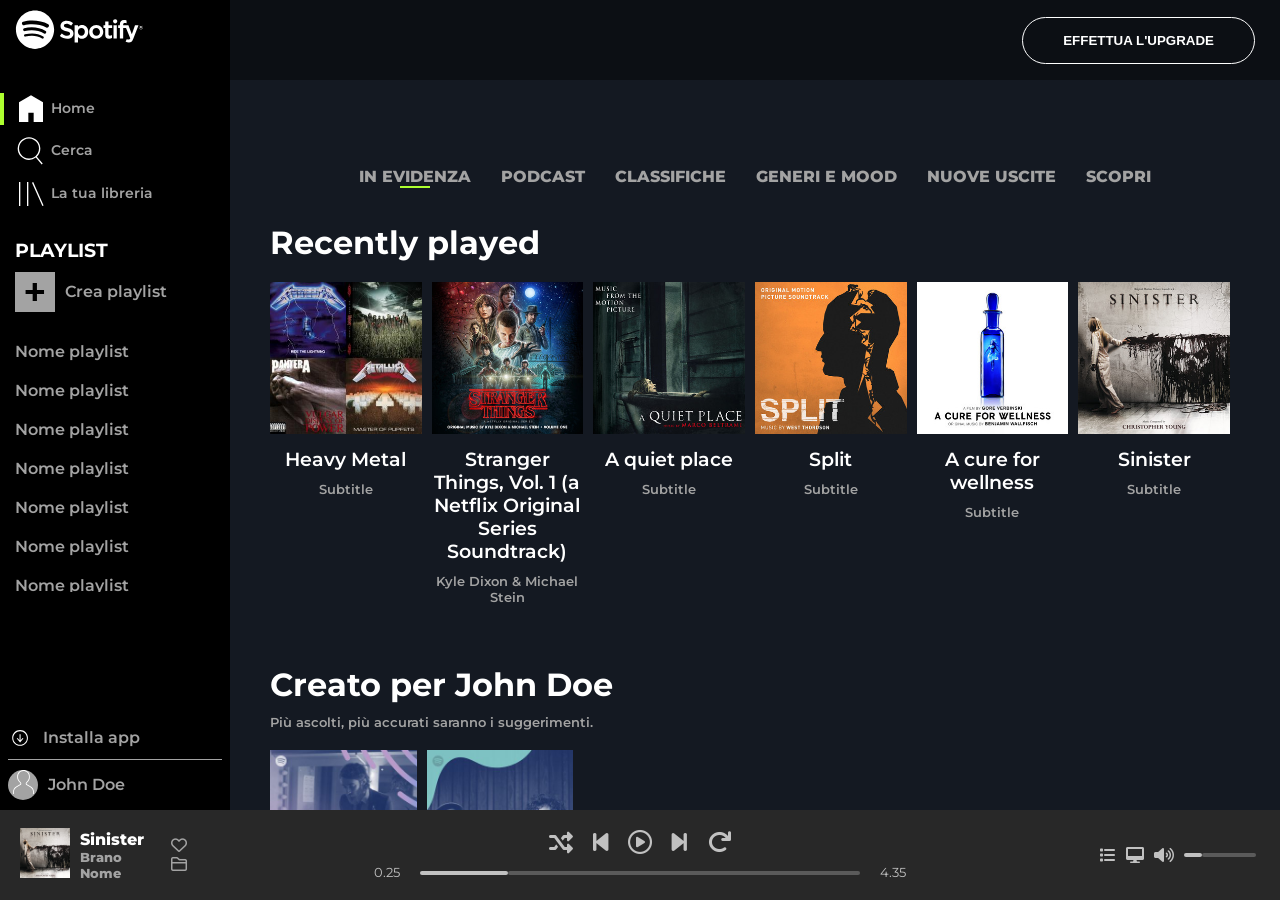
<file: index.html>
<!DOCTYPE html>
<html lang="en">
<head>
  <meta charset="UTF-8">
  <meta http-equiv="X-UA-Compatible" content="IE=edge">
  <meta name="viewport" content="width=device-width, initial-scale=1.0">
  <link rel="stylesheet" href="css/style.css">
  <link rel="preconnect" href="https://fonts.googleapis.com">
  <link rel="preconnect" href="https://fonts.gstatic.com" crossorigin>
  <link href="https://fonts.googleapis.com/css2?family=Lato:ital,wght@0,100;0,300;0,400;0,700;0,900;1,100;1,300;1,400;1,700;1,900&family=Montserrat:ital,wght@0,100;0,200;0,300;0,400;0,500;0,600;0,700;0,800;0,900;1,100;1,200;1,300;1,400;1,500;1,600;1,700;1,800;1,900&display=swap" rel="stylesheet">
  <link rel="icon" href="favicon.ico" />
  <link rel="stylesheet" href="https://cdnjs.cloudflare.com/ajax/libs/font-awesome/6.0.0-beta2/css/all.min.css" integrity="sha512-YWzhKL2whUzgiheMoBFwW8CKV4qpHQAEuvilg9FAn5VJUDwKZZxkJNuGM4XkWuk94WCrrwslk8yWNGmY1EduTA==" crossorigin="anonymous" referrerpolicy="no-referrer" />
  <title>Spotify</title>
</head>
<body>
  <div class="general">
    <!-- main -->
    <main class="clearfix">
        <!-- colonna sinistra -->
        <div class="col-left float flex">
          <div class="container-left">
            <div class="logo">
              <img class="img-logo" src="img/logo.svg" alt="">
              <img class="logo-small" src="img/logo-small.svg" alt="">
            </div>
            <div class="lista-menu">
              <ul class="menu">
                <li class="li-menu-home">
                  <a href="#">
                    <img class="svg" src="img/home.svg" alt="">
                    <span class="text-menu">
                      Home
                    </span>
                  </a>
                </li>
                <li class="li-menu">
                  <a href="#">
                    <img class="svg" src="img/search.svg" alt="">
                    <span class="text-menu">
                      Cerca
                    </span>
                  </a>
                </li>
                <li class="li-menu">
                  <a href="#">
                    <img class="svg" src="img/libreria.svg" alt="">
                    <span class="text-menu">
                      La tua libreria
                    </span>
                  </a>
                </li>
              </ul>
            </div>
            <div class="playlist">
              <div>
                <h3 class="text-playlist">Playlist</h3>
              </div>
              <div class="flex">
                <div class="add-playlist">
                  <a class="plus" href="#">+</a>
                </div>
                <span class="section-playlist">
                  <a class="text-create-playlist" href="#">Crea playlist</a>
                </span>
              </div>
            </div>
            <div class="lista-playlist">
              <ul class="name-playlist">
                <li class="li-name-playlist">
                 <a href="#">Nome playlist</a> 
                </li>
                <li class="li-name-playlist">
                 <a href="#">Nome playlist</a> 
                </li>
                <li class="li-name-playlist">
                 <a href="#">Nome playlist</a> 
                </li>
                <li class="li-name-playlist">
                 <a href="#">Nome playlist</a> 
                </li>
                <li class="li-name-playlist">
                 <a href="#">Nome playlist</a> 
                </li>
                <li class="li-name-playlist">
                 <a href="#">Nome playlist</a> 
                </li>
                <li class="li-name-playlist">
                 <a href="#">Nome playlist</a> 
                </li>
              </ul>
            </div>
          </div>
          <div class="container-profile">
           <div class="app">
             <a href="#"><img class="download" src="img/download.svg" alt=""></a>
             <span class="installa">
              <a href="#">Installa app</a> 
             </span>
           </div>
           <div class="profile-flex">
             <div class="container-img-profile">
               <a href="#"><img class="img-profile" src="img/profile.svg" alt=""></a>
             </div>
             <span class="name-profile">
              <a href="#">John Doe</a> 
             </span>
           </div>
          </div>
        </div>
        <!-- /colonna sinistra -->
  
        <!-- colonna destra -->
        <div class="col-right float">
          <div class="row-top flex">
            <div class="container-btn">
              <button class="btn-call-to-action">
               <span class="text-btn">EFFETTUA L'UPGRADE</span> 
              </button>
            </div>
          </div>
          <div class="row-main">
            <div class="lista-top">
               <ul class="ul-lista-top">
                 <li class="li-lista-top">
                   <a class="a-lista-top" href="#">IN EVIDENZA</a>
                   <div class="bordo"></div>
                 </li>
                 <li class="li-lista-top">
                   <a href="#" class="a-lista-top">PODCAST</a>
                 </li>
                 <li class="li-lista-top">
                   <a href="#" class="a-lista-top">CLASSIFICHE</a>
                 </li>
                 <li class="li-lista-top">
                   <a href="#" class="a-lista-top">GENERI E MOOD</a>
                 </li>
                 <li class="li-lista-top">
                   <a href="#" class="a-lista-top">NUOVE USCITE</a>
                 </li>
                 <li class="li-lista-top">
                   <a href="#" class="a-lista-top">SCOPRI</a>
                 </li>
               </ul>
            </div>
            <div class="container-categorie">
              <div class="title">
                <h1 class="h1">Recently played</h1>
              </div>
              <div class="container-song flex">
                <div class="song">
                  <div class="img-song">
                    <div class="trasparenza">
                      <a href="#" class="icona-cover"><i class="far fa-play-circle"></i></a>
                    </div>
                    <img class="img-song-cover" src="img/metal_lifting.jpg" alt="">
                  </div>
                  <div class="title-song">
                    <h3 class="title-playlist">
                      Heavy Metal
                    </h3>
                  </div>
                  <div class="subtitle-song">
                    <h5 class="subtitle-playlist">
                      Subtitle
                    </h5>
                  </div>
                </div>
                <div class="song">
                  <div class="img-song">
                    <div class="trasparenza">
                      <a href="#" class="icona-cover"><i class="far fa-play-circle"></i></a>
                    </div>
                    <img class="img-song-cover" src="img/stranger.jpeg" alt="">
                  </div>
                  <div class="title-song">
                    <h3 class="title-playlist">Stranger Things, Vol. 1 (a Netflix Original Series Soundtrack)</h3>
                  </div>
                  <div class="subtitle-song">
                    <h5 class="subtitle-playlist">
                      Kyle Dixon & Michael Stein
                    </h5>
                  </div>
                </div>
                <div class="song">
                  <div class="img-song">
                    <div class="trasparenza">
                      <a href="#" class="icona-cover"><i class="far fa-play-circle"></i></a>
                    </div>
                    <img class="img-song-cover" src="img/aquietplace.jpeg" alt="">
                  </div>
                  <div class="title-song">
                    <h3 class="title-playlist">A quiet place</h3>
                  </div>
                  <div class="subtitle-song">
                    <h5 class="subtitle-playlist">
                      Subtitle
                    </h5>
                  </div>
                </div>
                <div class="song">
                  <div class="img-song">
                    <div class="trasparenza">
                      <a href="#" class="icona-cover"><i class="far fa-play-circle"></i></a>
                    </div>
                    <img class="img-song-cover" src="img/split.jpeg" alt="">
                  </div>
                  <div class="title-song">
                    <h3 class="title-playlist">Split</h3>
                  </div>
                  <div class="subtitle-song">
                    <h5 class="subtitle-playlist">
                      Subtitle
                    </h5>
                  </div>
                </div>
                <div class="song">
                  <div class="img-song">
                    <div class="trasparenza">
                      <a href="#" class="icona-cover"><i class="far fa-play-circle"></i></a>
                    </div>
                    <img class="img-song-cover" src="img/cure.jpeg" alt="">
                  </div>
                  <div class="title-song">
                    <h3 class="title-playlist">A cure for wellness</h3>
                  </div>
                  <div class="subtitle-song">
                    <h5 class="subtitle-playlist">
                      Subtitle
                    </h5>
                  </div>
                </div>
                <div class="song">
                  <div class="img-song">
                    <div class="trasparenza">
                      <a href="#" class="icona-cover"><i class="far fa-play-circle"></i></a>
                    </div>
                    <img class="img-song-cover" src="img/sinister.jpeg" alt="">
                  </div>
                  <div class="title-song">
                    <h3 class="title-playlist">Sinister</h3>
                  </div>
                  <div class="subtitle-song">
                    <h5 class="subtitle-playlist">
                      Subtitle
                    </h5>
                  </div>
                </div>
              </div>
            </div>
            <div class="container-categorie">
              <div class="title">
                <h1 class="h1">Creato per John Doe</h1>
                <h5 class="subtitle-playlist-2">
                  Pi&ugrave; ascolti, pi&ugrave; accurati saranno i suggerimenti.
                </h5>
              </div>
              <div class="container-personal-song flex">
                <div class="song">
                  <div class="img-song">
                    <div class="trasparenza">
                      <a href="#" class="icona-cover"><i class="far fa-play-circle"></i></a>
                    </div>
                    <img class="img-song-cover" src="img/radar.jpeg" alt="">
                  </div>
                  <div class="title-song">
                    <h3 class="title-playlist">Release Radar</h3>
                  </div>
                </div>
                <div class="song">
                  <div class="img-song">
                    <div class="trasparenza">
                      <a href="#" class="icona-cover"><i class="far fa-play-circle"></i></a>
                    </div>
                    <img class="img-song-cover" src="img/mixdaily.jpeg" alt="">
                  </div>
                  <div class="title-song">
                    <h3 class="title-playlist">Daily Mix 1</h3>
                  </div>
                </div>
              </div>
            </div>

            <div class="container-categorie">
              <div class="title">
                <h1 class="h1">Artisti pi&ugrave; popolari</h1>
                <h5 class="subtitle-playlist-2">
                  Pi&ugrave; ascolti, pi&ugrave; accurati saranno i suggerimenti.
                </h5>
              </div>
              <div class="container-personal-song flex">
                <div class="song">
                  <div class="img-song">
                    <div class="trasparenza-circle">
                      <a href="#" class="icona-cover"><i class="far fa-play-circle"></i></a>
                    </div>
                    <img class="img-song-cover-bottom" src="img/youg.jpeg" alt="">
                  </div>
                  <div class="title-song">
                    <h3 class="title-playlist">Lana del Rey</h3>
                  </div>
                </div>
                <div class="song">
                  <div class="img-song">
                    <div class="trasparenza-circle">
                      <a href="#" class="icona-cover"><i class="far fa-play-circle"></i></a>
                    </div>
                    <img class="img-song-cover-bottom" src="img/einaudi.jpeg" alt="">
                  </div>
                  <div class="title-song">
                    <h3 class="title-playlist">Ludovico Einaudi</h3>
                  </div>
                </div>
              </div>
            </div>
          </div>
        </div>
        <!-- /colonna destra -->
    </main>
    <!-- /main -->
  
    <!-- footer -->
    <footer class="footer flex">
      <!-- colonna sinistra footer -->
      <div class="col-left-footer flex">
        <div class="container-img-footer">
          <a href="#">
            <img src="img/sinister.jpeg" alt="" class="img-footer">
          </a>
        </div>
        <div class="container-title-footer">
          <a href="#">
            <div class="title-footer">
             Sinister 
            </div>
          </a>
          <a href="#">
            <div class="subtitle-footer">
              Brano Nome
            </div>
          </a>
        </div>
        <div class="favourite">
          <a href="#"><i class="far fa-heart icona"></i></a>
          <a href="#"><i class="far fa-folder icona"></i></a>
        </div>
      </div>
      <!-- /colonna sinistra footer -->

      <!-- colonna centrale footer -->
      <div class="col-center-footer flex">
        <div class="center-footer-top flex">
          <a href="#"><i class="fas fa-random icona "></i></a>
          <a href="#"><i class="fas fa-step-backward icona "></i></a> 
          <a href="#"><i class="far fa-play-circle icona "></i></a>
          <a href="#"><i class="fas fa-step-forward icona "></i></a>
          <a href="#"><i id="redo" class="fas fa-redo icona"></i></a>
        </div>
        <div class="center-footer-bottom flex">
          <span class="time">
            0.25
          </span>
          <div class="bar-lightgrey">
            <div class="circle"></div>
          </div>
          <div class="bar-grey"></div>
          <span class="time">
            4.35
          </span>
        </div>
      </div>
      <!-- /colonna centrale footer -->

      <!-- colonna destra footer -->
      <div class="col-right-footer flex">
        <div class="container-col-right-footer flex">
          <a href="#"><i class="fas fa-list icona"></i></a>
          <a href="#"><i class="fas fa-desktop icona"></i></a> 
          <a href="#"><i class="fas fa-volume-up icona"></i></a>
          <div id="bar-lightgrey" class="bar-lightgrey">
            <div class="circle"></div>
          </div>
          <div id="bar-grey" class="bar-grey"></div>
        </div>
      </div>
      <!-- /colonna destra footer -->
    </footer>
    <!-- /footer -->
  </div>
</body>
</html>
</file>
<file: css/style.css>
/* common */
* {
  margin: 0;
  padding: 0;
  box-sizing: border-box;
}

body {
  font-family: 'Lato', sans-serif;
  font-family: 'Montserrat', sans-serif;
  font-size: 100%;
}

.flex {
  display: flex;
}

:root {
  /* colors */
  --bg-pubblicità: rgba(0, 0, 0, 0.4);
  --bg-colonna-destra-main: #141922;
  --bg-footer: #282828;
  --bg-sottolineatura: #ADFF2F;
  --color-text: #A3A3A3;
  /* /colors */

  /* altezze */
  --lista-playlist: 30vh;
}

.margin {
  margin-left: 35px;
}

.clearfix::after {
  content: '';
  display: table;
  clear: both;
}

.float {
  float: left;
}
/* /common */

.general {
  width: 100%;
  height: 100vh;
  overflow: hidden;
}

/* layout main */
main {
  width: 100%;
  height: calc(100% - 90px);
  overflow: hidden;
}

.col-left {
  width: 230px;
  background-color: black;
  height: 100%;
  min-height: 480px;
  flex-direction: column;
  justify-content: space-between;
}

.container-left {
  width: 100%;
}

.container-left .logo {
  padding: 10px 0 0 15px;
}

.container-left .logo .img-logo {
  width: 60%;
  margin-bottom: 30px;
}

.container-left .logo .logo-small {
  display: none;
}

.container-left .lista-menu {
  margin: 10px 0 0 0;
}

.container-left .lista-menu .menu {
  list-style: none;
}

.container-left .lista-menu .menu .li-menu {
  margin-bottom: 10px;
  padding-left: 15px;
}

a {
  text-decoration: none;
  color: var(--color-text);
}

.container-left .lista-menu .menu .li-menu-home {
  border-left: 4px solid var(--bg-sottolineatura);
  margin-bottom: 10px;
  padding-left: 11px; 
}

.svg {
  width: 15%;
  vertical-align: middle;
}

.text-menu {
  color: var(--color-text);
  font-weight: 600;
  font-size: 0.9em;
}

.text-menu:hover {
  color: white;
}

.playlist {
  margin: 30px 0 0 0;
  padding-left: 15px;
}

.playlist .text-playlist {
  color: white;
  text-transform: uppercase;
  margin-bottom: 10px;
}

.add-playlist {
  height: 40px;
  width: 40px;
  background-color: var(--color-text);
  display: inline-block;
  text-align: center;
  margin-right: 10px;
}

.add-playlist .plus {
  font-size: 2.5em;
  color: black;
  line-height: 40px;
  font-weight: 600;
  display: inline-block;
}


.section-playlist:hover a {
  color: white;
}

.section-playlist .text-create-playlist {
  line-height: 40px;
  color: var(--color-text);
  display: inline-block;
  font-weight: 600;
}

.lista-playlist {
  margin: 10px 0 0 0;
  padding-left: 15px;
  height: var(--lista-playlist);
  overflow: auto;
}

.lista-playlist .name-playlist {
  list-style: none;
}

.lista-playlist .name-playlist .li-name-playlist {
  color: var(--color-text);
  font-weight: 600;
  margin-top: 20px;
}

.li-name-playlist:hover a {
  color: white;
}

.container-profile {
  width: 100%;
}

.container-profile .app {
  width: 93%;
  margin: 0 auto;
  border-bottom: 1px solid var(--color-text);
  padding: 10px 0;
}

.app:hover a {
  color: white;
}

.container-profile .app .download {
  width: 10%;
  vertical-align: middle;
  margin-right: 10px;
}

.container-profile .app .installa {
  color: var(--color-text);
  font-weight: 600;
}

.container-profile .profile-flex {
  width: 93%;
  margin: 10px auto 10px auto;
  display: flex;
}

.profile-flex:hover a {
  color: white;
}

.container-img-profile {
  width: 30px;
  height: 30px;
  background-color: var(--color-text);
  border-radius: 50%;
  text-align: center;
  margin-right: 10px;
}

.container-img-profile .img-profile {
  width: 70%;
  margin-right: 10px; 
  margin: 0 auto;
}


.profile-flex .name-profile {
  line-height: 30px;
  color: var(--color-text);
  font-weight: 600;
}

.col-right {
  width: calc(100% - 230px);
  background-color: var(--bg-colonna-destra-main);
  height: 100%;
  overflow: auto;
  padding: 30px 40px;
}

.col-right .row-top {
  height: 80px;
  width: calc(100% - 230px);
  background-color: var(--bg-pubblicità);
  position: fixed;
  top: 0;
  right: 0;
  z-index: 999;
  justify-content: flex-end;
  align-items: center;
}

.container-btn .btn-call-to-action {
  padding: 15px 40px;
  margin-right: 25px;
  border-radius: 30px;
  background-color: transparent;
  border: 1px solid white;
  
}
.btn-call-to-action:hover {
  cursor: pointer;
}

.btn-call-to-action .text-btn {
  color: white;
  font-weight: 800;
  display: inline-block;
}

.row-main {
  padding-top: calc(90px + 2em);
  padding-bottom: 2em;
  width: 100%;
  overflow: auto;
}

.row-main .lista-top {
  margin-top: 10px;
  margin-bottom: 30px;
  text-align: center;
}

.row-main .lista-top .ul-lista-top {
  list-style: none;
  display: flex;
  justify-content: center;
}

.row-main .lista-top .ul-lista-top .li-lista-top {
  padding: 5px 15px;
  font-weight: 800;
  display: flex;
  flex-direction: column;
  align-items: center;
}

.li-lista-top:hover .a-lista-top {
  color: white;
}

.li-lista-top .bordo {
  width: 30px;
  height: 2px;
  background-color: var(--bg-sottolineatura);
  display: block;
}

.container-song {
  justify-content: space-between;
}

.h1 {
  color: white;
  font-weight: 700;
}

.song {
  margin-bottom: 60px;
  max-width: 300px;
  padding: 0 10px 0 0;
  width: calc(100% / 6);
}

.container-personal-song {
  width: calc(100% / 3 - 10px);
  justify-content: space-between;
}

.container-personal-song .song {
  width: calc(100% / 2);
}

.container-categorie .title {
  margin-bottom: 20px;
}

.img-song-cover {
  width: 100%;
}

.song .img-song {
  position: relative;
}

.img-song .trasparenza {
  width: 100%;
  height: 100%;
  display: none;
  position: absolute;
}

.trasparenza-circle {
  width: 100%;
  height: 100%;
  display: none;
  position: absolute;
  border-radius: 50%;
}

.trasparenza .fa-play-circle {
  font-size: 2em;
}

.trasparenza-circle .fa-play-circle {
  font-size: 2em;
}

.icona-cover {
  font-size: 3em;
}

.img-song:hover .trasparenza {
  display: flex;
  position: absolute;
  width: 100%;
  height: calc(100% - 4px);
  background-color: rgba(0, 0, 0, 0.4);
  align-items: center;
  justify-content: center;
}

.img-song:hover .trasparenza-circle {
  display: flex;
  position: absolute;
  width: 100%;
  height: calc(100% - 4px);
  background-color: rgba(0, 0, 0, 0.4);
  align-items: center;
  justify-content: center;
  border-radius: 50%;
}

.trasparenza:hover .icona-cover {
  color: white;
}

.trasparenza-circle:hover .icona-cover {
  color: white;
}

.song .title-song {
  text-align: center;
  margin: 10px auto;
  width: 100%;
}

.song .title-song .title-playlist {
  color: white;
  font-weight: 600;
}

.song .subtitle-song {
  margin: 0 auto;
  text-align: center;
  width: 100%;
}

.song .subtitle-song .subtitle-playlist {
  color: var(--color-text);
  font-weight: 600;
}

.subtitle-playlist-2 {
  margin-top: 10px;
  color: var(--color-text);
  font-weight: 600;
}

.img-song-cover-bottom {
  width: 100%;
  border-radius: 50%;
}


/* /layout main */

/* layout footer */
footer {
  height: 90px;
  width: 100%;
  background-color: var(--bg-footer);
}

.footer {
  justify-content: space-around;
  align-items: center;
}

.col-left-footer {
  align-items: center;
  width: 200px;
  justify-content: center;
  padding-left: 20px;
}

.img-footer {
  width: 50px;
}

.container-title-footer {
  margin-left: 10px;
}

.title-footer {
  color: white;
  font-weight: 800;
}

.subtitle-footer {
  color: var(--color-text);
  font-weight: 800;
  font-size: 13px;
}

.favourite {
  margin-left: 20px;
}

a:hover .icona {
  color: white;
}

.fa-heart {
  color: var(--color-text);
}

.fa-folder {
  color: var(--color-text);
}

.col-center-footer {
  flex-direction: column;
  align-items: center;
  width: calc(100% - (200px * 2));
}

.center-footer-top i {
  color: #C1C1C1;
  font-size: 1.5em;
  margin-right: 20px;
  justify-content: center;
}

#redo {
  margin: 0;
}

.time {
  color: #C1C1C1;
  font-size: 0.8em;
}

.center-footer-top {
  margin-bottom: 10px;
  justify-content: center;
}

.center-footer-bottom {
  align-items: center;
  justify-content: center;
}

.bar-lightgrey {
  width: 10%;
  height: 4px;
  border-radius: 30px;
  background-color: #C1C1C1;
  margin-left:  20px;
  display: inline-block;
}

.bar-lightgrey:hover {
  width: 10%;
  height: 4px;
  border-radius: 30px;
  background-color: var(--bg-sottolineatura);
  margin-left:  20px;
  display: flex;
  justify-content: flex-end;
  align-items: center;
}

.circle {
  display: none;
  width: 20px;
  height: 20px;
  border-radius: 50%;
  background-color: white;
}

.bar-lightgrey:hover .circle {
  display: block;
  width: 10px;
  height: 10px;
  border-radius: 50%;
  background-color: white;
 
}

.bar-grey {
  width: 40%;
  height: 4px;
  border-radius: 30px;
  display: inline-block;
  margin-right: 20px;
  background-color: #5A5A5A;
}

.col-right-footer {
  align-items: center;
  width: 200px;
  justify-content: center;
  padding-left: 20px;
}

.container-col-right-footer{
  align-items: center;
  width: 100%;
}

.fa-list {
  color: #C1C1C1;
  margin-right: 10px;
}

.fa-desktop {
  color: #C1C1C1;
  margin-right: 10px;
}

.center-footer-bottom {
  width: 100%;
}

.fa-volume-up {
  color: #C1C1C1;
  margin-right: 10px;
}


#bar-lightgrey {
  width: 10%;
  height: 4px;
  margin: 0;
}

#bar-grey {
  width: 30%;
  height: 4px;

  margin: 0;
}
/* /layout footer */ 

/* media query */

@media screen and (max-width: 1100px) {
  .ul-lista-top {
    display: flex;
    flex-wrap: wrap;
  }

  .container-categorie .container-song {
    display: flex;
    flex-wrap: wrap;
    justify-content: flex-start;
  }
  
  .song-margin {
    margin-left: 35px;
  }

  .song {
    width: calc(100% / 4);
  }

  .container-personal-song {
    width: calc(100% / 2);
  }
}

@media screen and (max-width: 700px) {
  .ul-lista-top {
    display: flex;
    flex-wrap: wrap;
    justify-content: center;
  }

  .container-song {
    display: flex;
    flex-wrap: wrap;
  }

  .song-margin {
    margin-left: 35px;
  }
  
  .song {
   width: calc(100% / 2);
  }

  .song-daily {
    width: calc(100% / 2);
  }

  .container-personal-song {
    width: 100%;
  }
}

@media screen and (max-width: 600px) {
  
  .col-left {
    width: 50px;
  }

  .col-right {
    width: calc(100% - 50px);
  }

  .row-top {
    width: calc( 100% - 50px);
  }

   .img-logo {
    display: none;
  }

  .logo-small {
    display: block;
    padding: 0;
    margin: 0 auto;
  }

  .logo {
    text-align: center;
    padding: 10px;
    margin: 0;
  }

  .text-menu {
    display: none;
  }

  .svg {
    width: 100%;
  }
  
  .li-menu {
    margin: 0;
    padding: 10px;
  }

  .li-menu-home {
    padding: 0 6px;
  }

  .playlist {
    display: none;
  }

  .lista-playlist {
    display: none;
  }

  .installa {
    display: none;
  }

  .name-profile {
    display: none;
  }

  .app {
    border: none;
    margin: 0;
    padding: 0;
  }

  .download {
    width: 100%;
    margin: 0;
    padding: 0;
  }

  .container-profile {
    padding: 10px;
  }

  .profile-flex {
    display: block;
  }
}


/* /media query */
</file>
